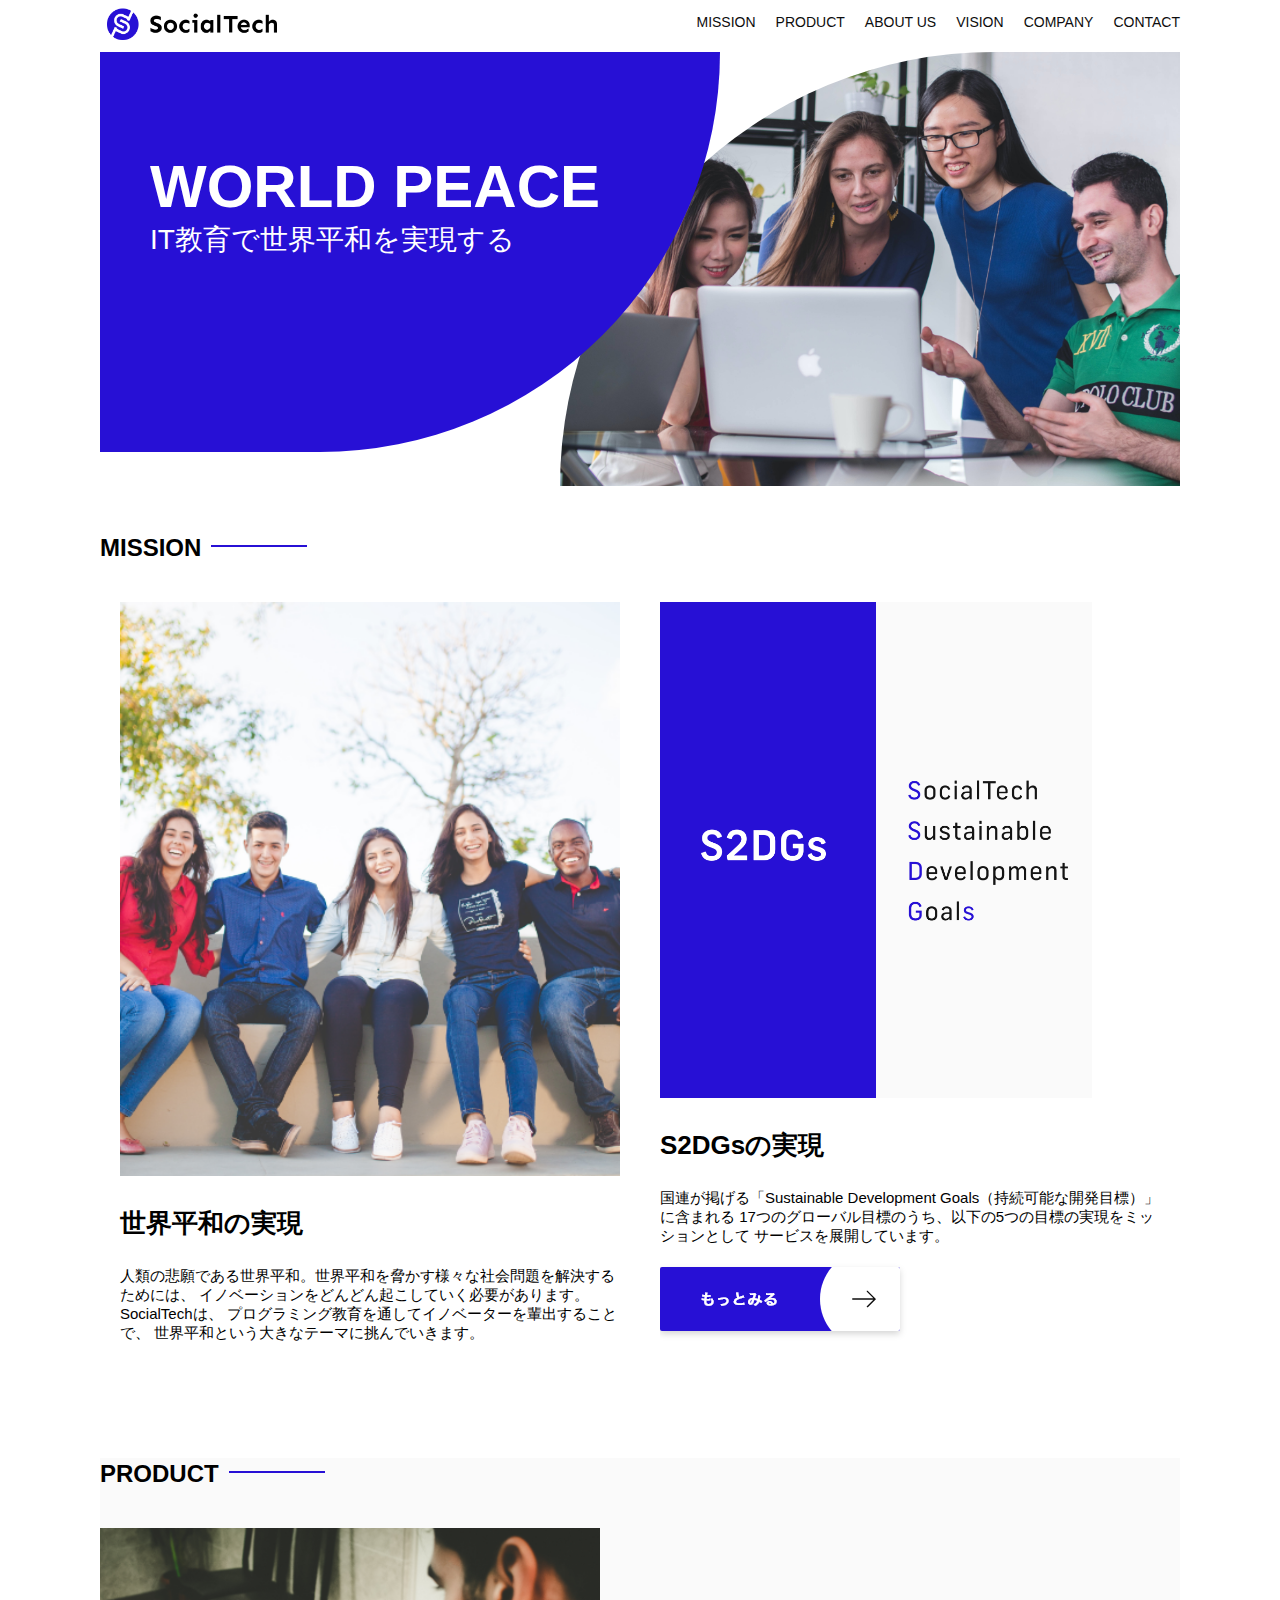
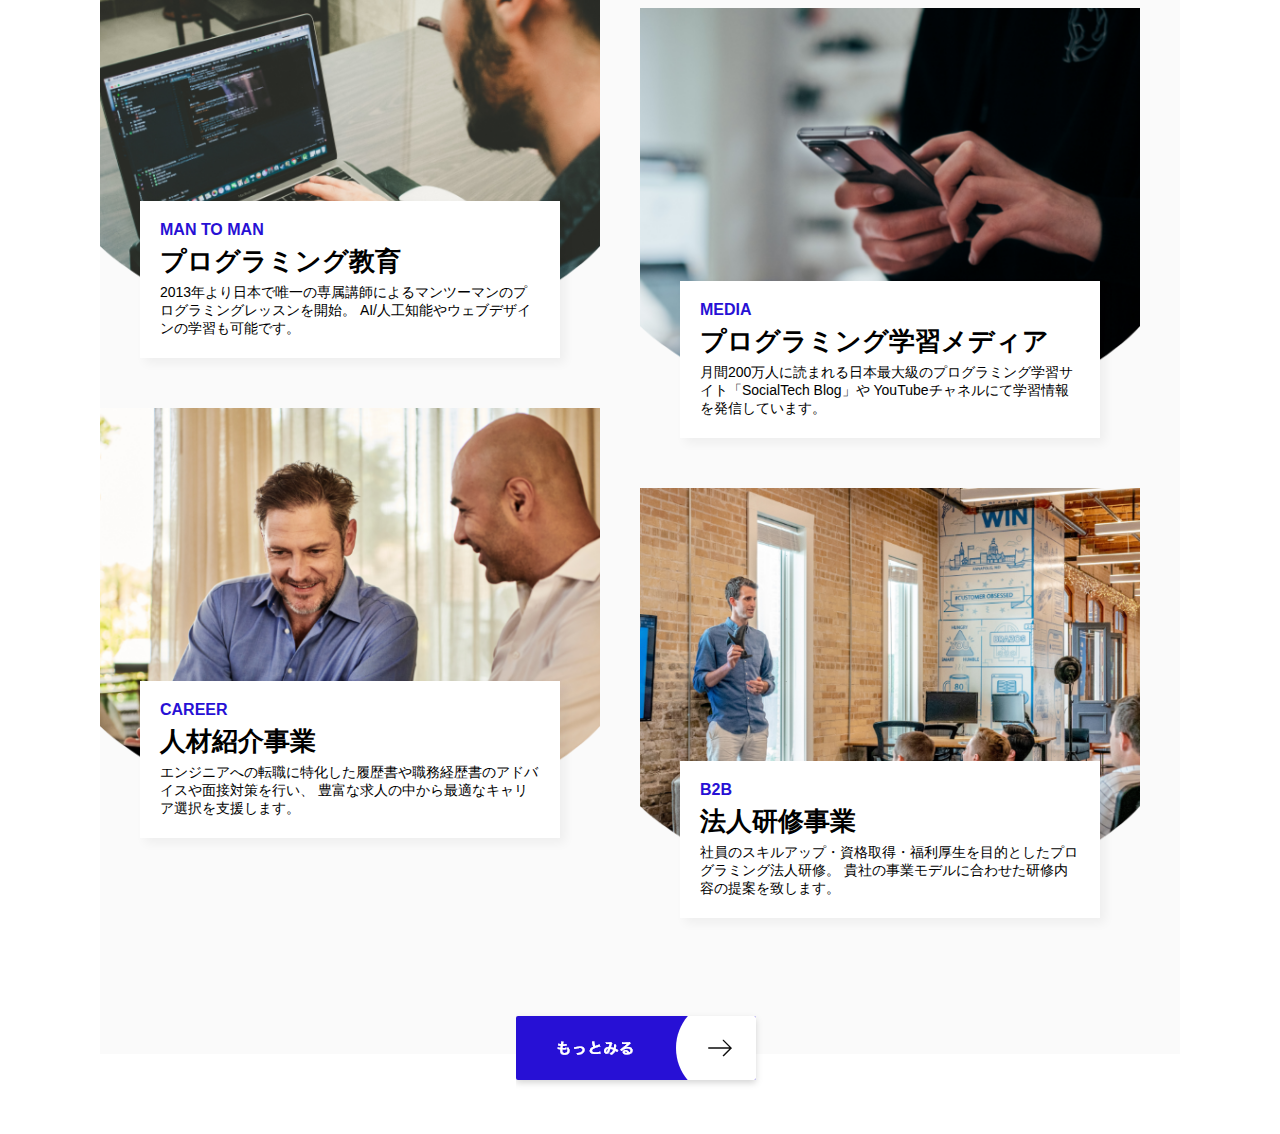
<file: socialtech/index.html>
<!DOCTYPE html>
<html>
  <head>
    <title>SocialTech</title>
    <meta charset="UTF-8">
    <meta name="description" content="SocialTechはEdTech業界のリーディングカンパニーを目指します。">
   <!-- viewport -->
    <meta name="viewport" content="width=device-width, initial-scale=1.0">
    <!-- css -->
     <link rel="stylesheet" href="style.css">
  </head>

  <body>
    <header>
      <!-- ロゴ --> 
       <a href="index.html" id="logo">
        <img src="images/logo.png" alt="トップページに戻る">
       </a>
      <!-- PC用ナビゲーション -->
       <nav id="nav-pc">
        <ul>
          <li><a href="mission.html">MISSION</a></li>
          <li><a href="product.html">PRODUCT</a></li>
          <!-- ページ内リンク idの設置場所へ飛ばす-->
          <li><a href="index.html#aboutus">ABOUT US</a></li>
          <li><a href="index.html#vision">VISION</a></li>
          <li><a href="index.html#company">COMPANY</a></li>
          <li><a href="index.html#contact">CONTACT</a></li>
        </ul>
       </nav>
    </header>

    <main>
      <article>
        <!-- メインビジュアル -->
         <section id="main-visual">
          <div id="main-message">
            <h1>WORLD PEACE</h1>
            <p>IT教育で世界平和を実現する</p>
          </div>
          <img src="images/index/index-main.png" alt="PCの周りに集まる多国籍の仲間たち">
         </section>

         <!-- ミッション -->
          <section id="mission">
            <h2 class="index-h2">MISSION</h2>
            <!-- 左コンテンツ -->
            <div id="mission-flex">
              <div>
                <img id="mission-photo" src="images/index/index-mission.png" alt="PCの周りに集まる多国籍の仲間たち">
                <h3>世界平和の実現</h3>
                <p>
                  人類の悲願である世界平和。世界平和を脅かす様々な社会問題を解決するためには、
                  イノベーションをどんどん起こしていく必要があります。SocialTechは、
                  プログラミング教育を通してイノベーターを輩出することで、
                  世界平和という大きなテーマに挑んでいきます。
                </p>
              </div>
            <!-- 右コンテンツ -->
              <div>
               <img id="s2dgs" src="images/index/s2dgs.png" alt="S2DGs">
               <h3>S2DGsの実現</h3>
               <p>国連が掲げる「Sustainable Development Goals（持続可能な開発目標）」に含まれる
                17つのグローバル目標のうち、以下の5つの目標の実現をミッションとして
                サービスを展開しています。
               </p>
               <a href="mission.html">
                <img src="images/button-more.png" alt="もっとみる">
               </a>  
              </div>
             </div>
          </section>
        <!-- プロダクト -->
         <section id="product">
          <h2 class="index-h2">PRODUCT</h2>
          <div class="product-flex">
            <div id="product-left">
             <!-- 01 -->
              <div>
                <img class="product-photo"src="images/index/index-mantoman.png" alt="PCでコードを書く男性">
                <div class="product-explain">
                  <span>MAN TO MAN</span>
                  <h3>プログラミング教育</h3>
                  <p>2013年より日本で唯一の専属講師によるマンツーマンのプログラミングレッスンを開始。
                    AI/人工知能やウェブデザインの学習も可能です。</p>
                </div>
              </div>
             <!-- 02 --> 
              <div>
                <img class="product-photo"src="images/index/index-career.png" alt="笑顔で話し合う2人の男性">
                <div class="product-explain">
                  <span>CAREER</span>
                  <h3>人材紹介事業</h3>
                  <p>エンジニアへの転職に特化した履歴書や職務経歴書のアドバイスや面接対策を行い、
                    豊富な求人の中から最適なキャリア選択を支援します。
                  </p>
                </div>
              </div>
            </div>
            <div id="product-right">
             <!-- 03 -->
             <div>
              <img class="product-photo" src="images/index/index-media.png" alt="スマートフォンを操作する人">
              <div class="product-explain">
                <span>MEDIA</span>
                <h3>プログラミング学習メディア</h3>
                <p>月間200万人に読まれる日本最大級のプログラミング学習サイト「SocialTech Blog」や
                  YouTubeチャネルにて学習情報を発信しています。</p>
              </div>
            </div>
           <!-- 04 --> 
            <div>
              <img class="product-photo" src="images/index/index-b2b.png" alt="講演中の男性とそれを聴く人々">
              <div class="product-explain">
                <span>B2B</span>
                <h3>法人研修事業</h3>
                <p>社員のスキルアップ・資格取得・福利厚生を目的としたプログラミング法人研修。
                  貴社の事業モデルに合わせた研修内容の提案を致します。
                </p>
              </div>
            </div>
          </div>
          </div>
          <div id="product-more">
            <a href="product.html">
              <img src="images/button-more.png" alt="もっとみる">
            </a>
          </div>
         </section>
      </article>
    </main>
  </body>
</html>
</file>
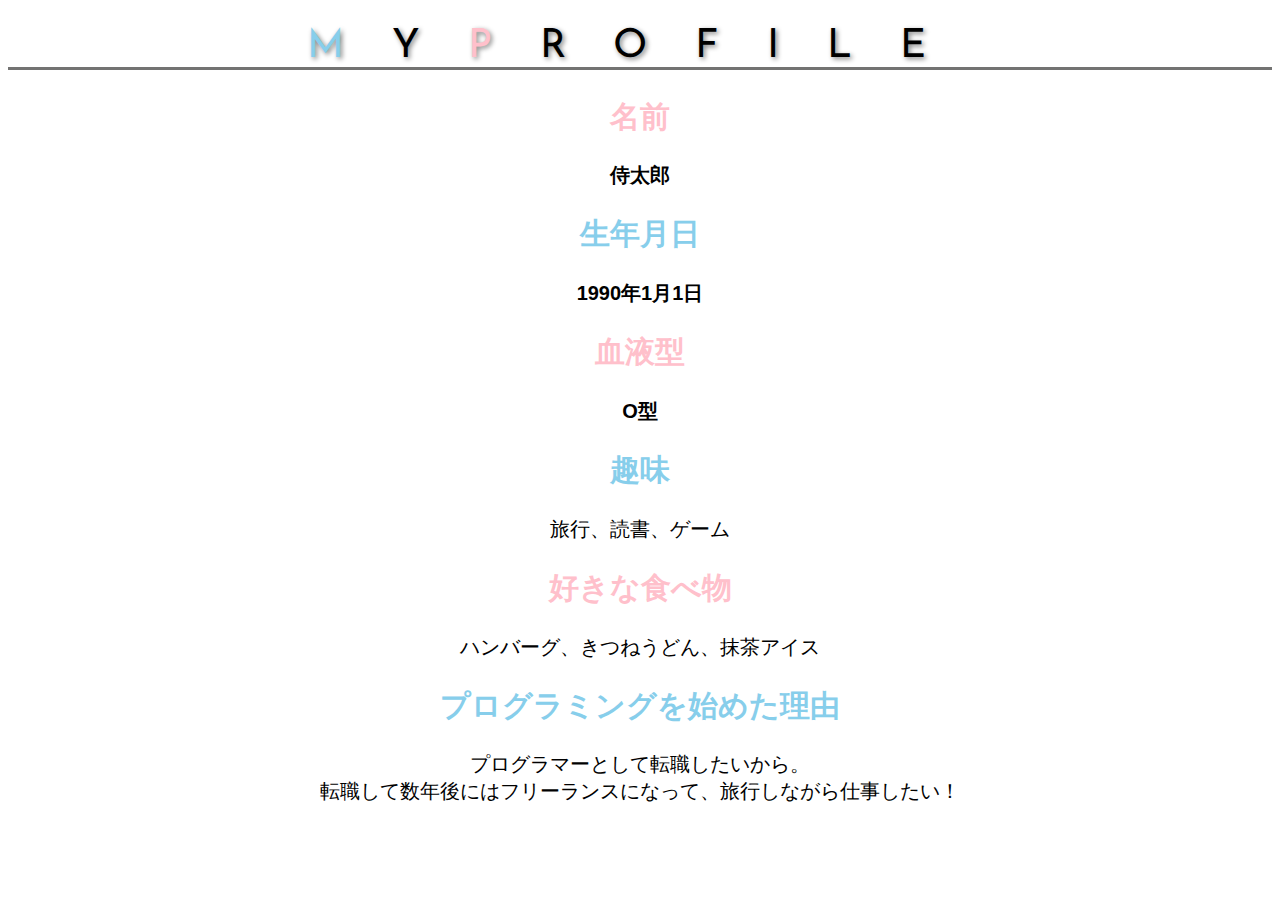
<file: kadai_015/kadai_015.html>
<!DOCTYPE html>
<html>
  <head>
    <title>15章課題</title>
    <meta name="description" content="このページは15章の課題です。">
    <meta charset="UTF-8">
    <!-- スタイルシートの読み込み -->
    <link rel="stylesheet" href="style.css">
    <!-- Googleフォントの読み込み -->
    <link rel="preconnect" href="https://fonts.googleapis.com">
    <link rel="preconnect" href="https://fonts.gstatic.com" crossorigin>
    <link href="https://fonts.googleapis.com/css2?family=Josefin+Sans&display=swap" rel="stylesheet"> 
  </head>

  <body>
    <!-- ヘッダー -->
    <header>
      <h1>
        <span class="color-skyblue">M</span>Y<span class="color-pink">P</span>ROFILE
      </h1>
    </header>
    <!-- メイン -->
    <main>
      <div id="basic">
        <h2 class="color-pink">名前</h2>
        <p>侍太郎</p>
        <h2 class="color-skyblue">生年月日</h2>
        <p>1990年1月1日</p>
        <h2 class="color-pink">血液型</h2>
        <p>O型</p>
      </div>

      <h2 class="color-skyblue">趣味</h2>
      <p>旅行、読書、ゲーム</p>
      <h2 class="color-pink">好きな食べ物</h2>
      <p>ハンバーグ、きつねうどん、抹茶アイス</p>
      <h2 class="color-skyblue">プログラミングを始めた理由</h2>
      <p>プログラマーとして転職したいから。<br>
        転職して数年後にはフリーランスになって、旅行しながら仕事したい！</p>
    </main>
    <!-- メインここまで -->
     
  </body>
</html>
</file>
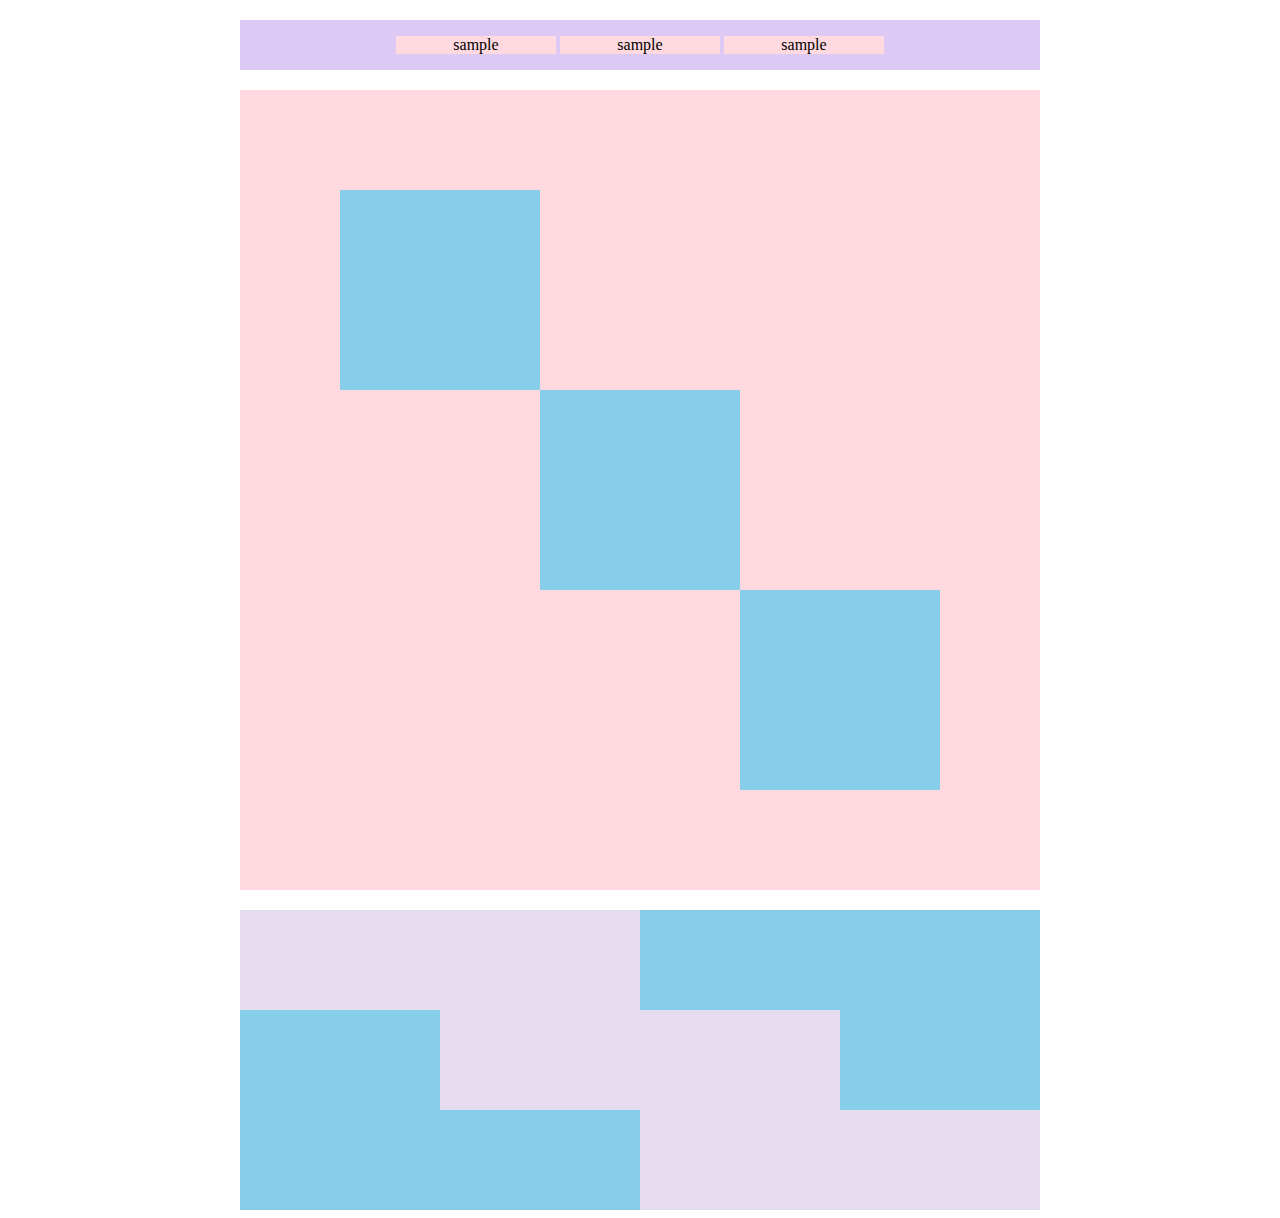
<file: kadai_018/kadai_018.html>
<!DOCTYPE html>
<html>
  <head>
    <title>18章課題</title>
    <meta name="description" content="このページは18章の課題です。">
    <meta charset="UTF-8">
    <link rel="stylesheet" href="style.css">
  </head>
  <body>
    <div id="top">
      <p class="top-child">sample</p>
      <p class="top-child">sample</p>
      <p class="top-child">sample</p>
    </div>

    <div id="middle">
      <div id="middle-child01"></div>
      <div id="middle-child02"></div>
      <div id="middle-child03"></div>
    </div>

    <div id="bottom">
      <div id="bottom-child01"></div>
      <div id="bottom-child02"></div>
      <div id="bottom-child03"></div>
    </div>

  </body>
</html>
</file>
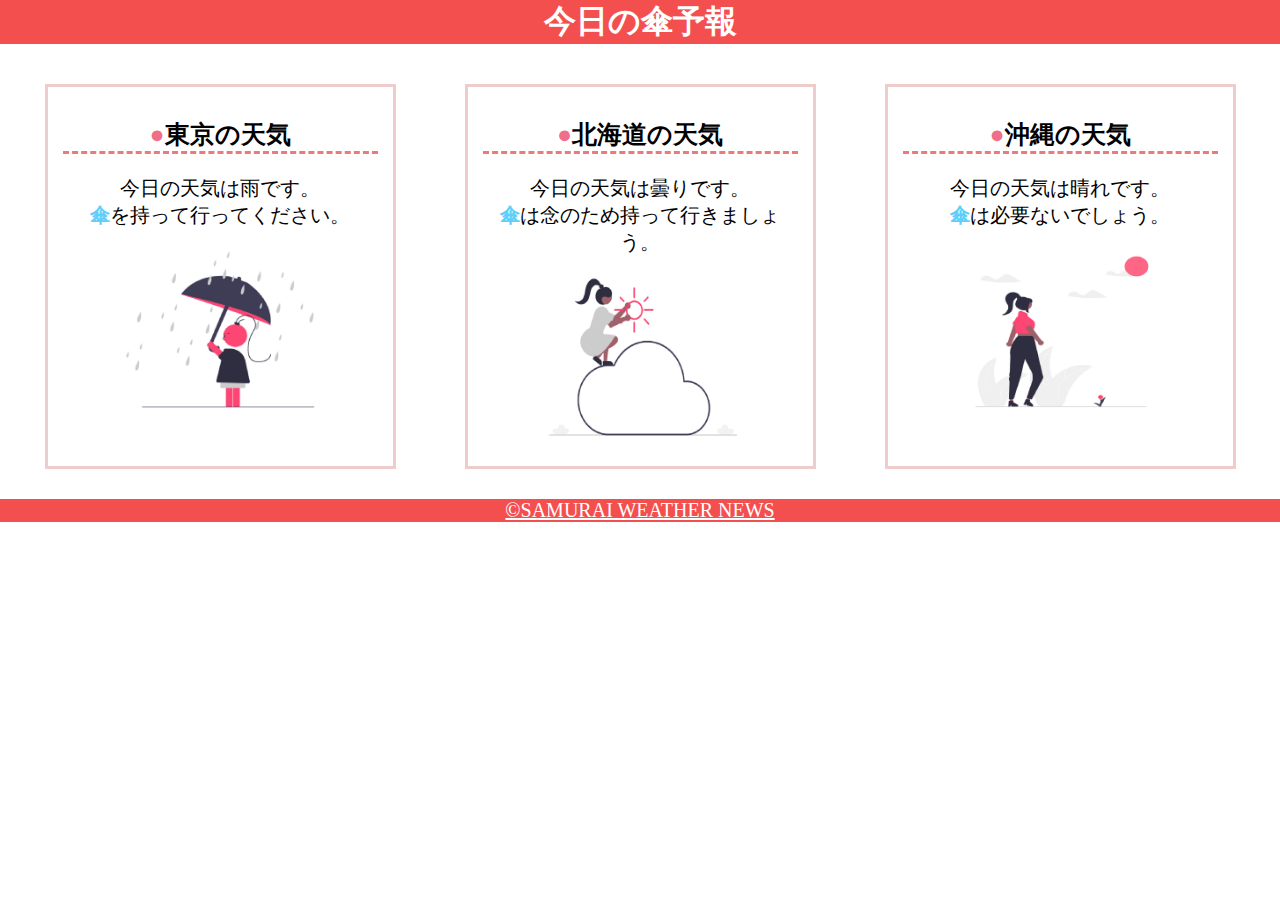
<file: kadai_022/kadai_022.html>
<!DOCTYPE html>
<html>
  <head>
    <title>22章課題</title>
    <meta charset="UTF-8">
    <meta name="description" content="このページは22章の課題です。">
    <meta name="viewport" content="width=device-width, initial-scale=1.0">
    <link rel="stylesheet" href="style.css">
  </head>
  <body>

    <header>
      <h1>今日の傘予報</h1>
    </header>

    <main>
      <div id="parent">
        <!-- コンテンツ１ -->
        <div class="contents">
          <h2>東京の天気</h2>
          <p>今日の天気は雨です。</p>
          <p>傘を持って行ってください。</p>
          <img src="images/rainy.png" alt="雨">
        </div>
        <!-- コンテンツ2 -->
        <div class="contents">
          <h2>北海道の天気</h2>
          <p>今日の天気は曇りです。</p>
          <p>傘は念のため持って行きましょう。</p>
          <img src="images/cloudy.png" alt="曇り">
        </div>
        <!-- コンテンツ3 -->
        <div class="contents">
          <h2>沖縄の天気</h2>
          <p>今日の天気は晴れです。</p>
          <p>傘は必要ないでしょう。</p>
          <img src="images/sunny.png" alt="晴れ">
        </div>
      </div>
    </main>
    <footer>
      <a href="https://www.sejuku.net/corp/">&copy;SAMURAI WEATHER NEWS</a>
    </footer>
  </body>
</html>
</file>
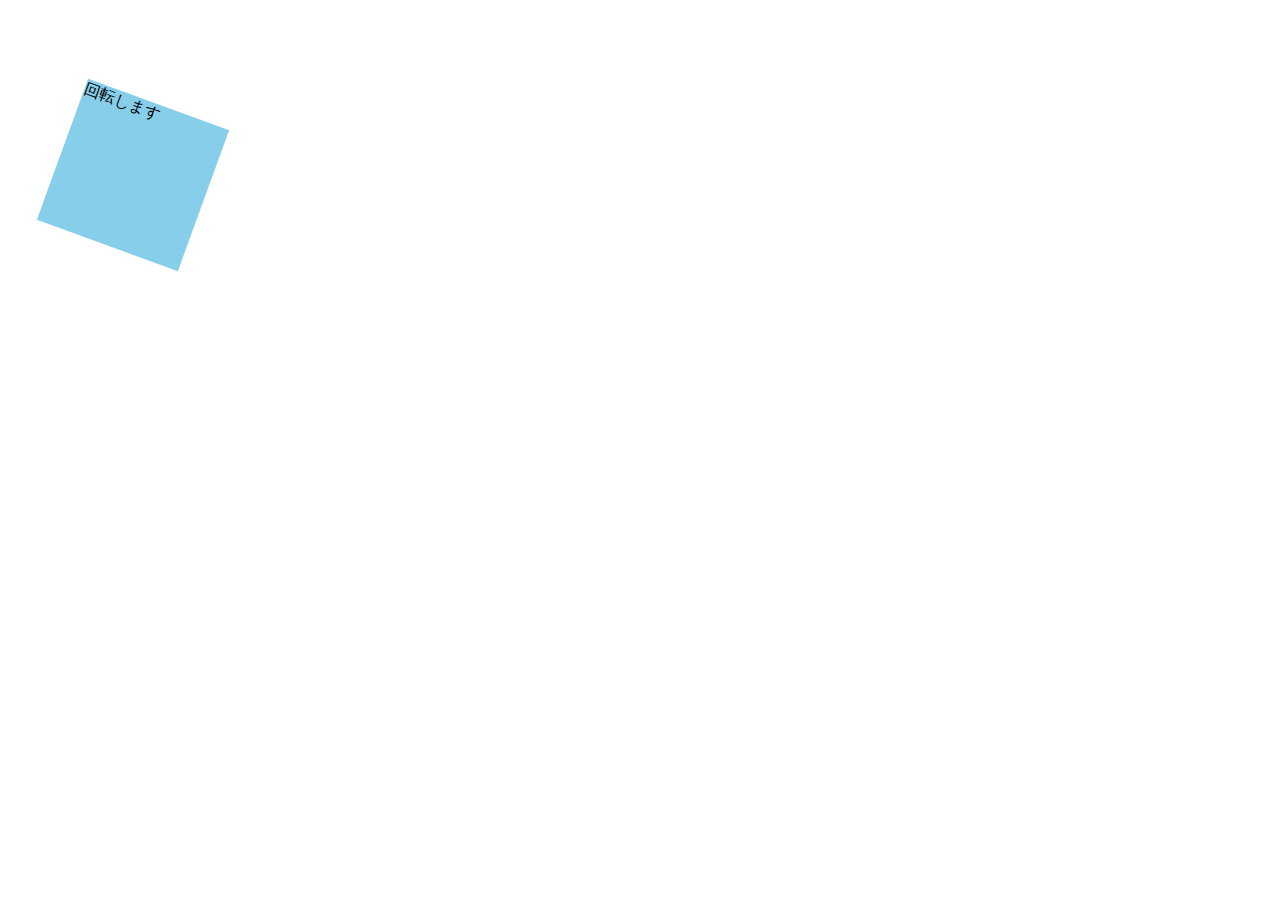
<file: kadai_mdn_css/mdn.html>
<!DOCTYPE html>
<html>
  <head>
    <style>
      div {
        position: absolute;
        left: 50;
        top: 50px;
        width: 150px;
        height: 150px;
        background-color: skyblue;
        transform: translate(50px, 50px) rotate(20deg);

      }
    </style>
  </head>
  <body>
    <div>回転します</div>
  </body>
</html>
</file>
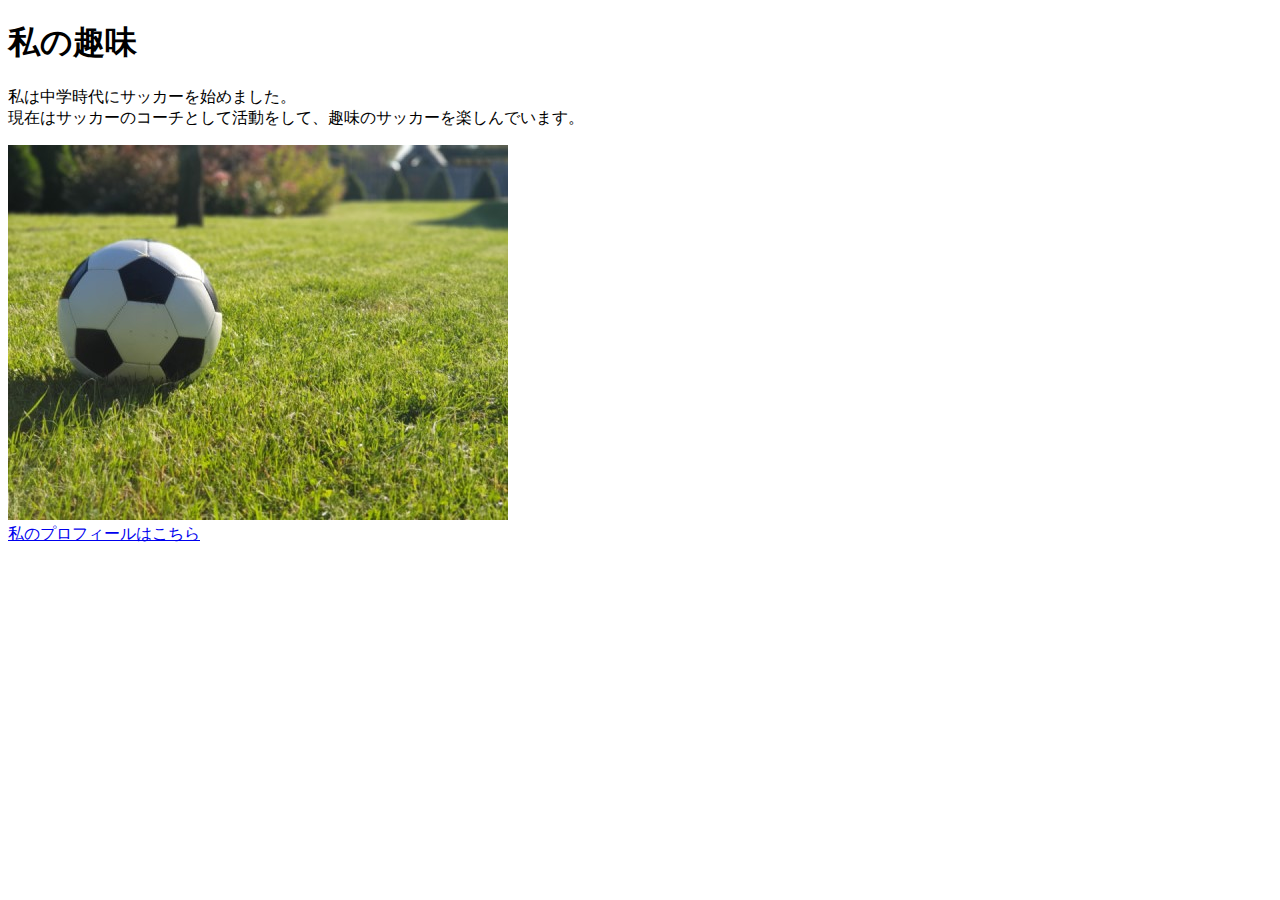
<file: kadai_005/html/kadai_005.html>
<!-- step1 -->
<!DOCTYPE html>
<html>
<head>
  <title>5章課題</title>
  <meta name="description" content="このページは5章の課題です。">
  <meta charset="UTF-8">
</head>
 <!-- step2 -->
<body>
  <h1>私の趣味</h1>
  <p>私は中学時代にサッカーを始めました。<br>
    現在はサッカーのコーチとして活動をして、趣味のサッカーを楽しんでいます。
  </p>
  <!-- step3 -->
  <img src="../images/sample.jpg"><br>
  <a href="https://x.com/samuraijuku">私のプロフィールはこちら</a>
</body>
</html>
</file>
<file: socialtech/style.css>
/* PC、スマホ共通スタイル */
* {
  box-sizing: border-box;
}

p {
  font-size: 15px;
}

body {
  font-family: "Source Sans Pro", "Hiragino Kaku Gothic ProN", Meiryo, Arial, sans-serif ;
}

/* bodyとheaderを整える */
/* bodyを中央揃えにする */

body {
  max-width: 1080px;
  margin: 0 auto;
}

header {
  /* 横一列に並べる */
  /* コンテナにdisplay: flex;を指定 */
  display: flex;
  /* ロゴを左、ナビゲーションを右に寄せる */
  /* space-between：一番左（logo）と一番右（nav）のアイテムを両端に配置し、残りのアイテムを均等な間隔で配置 */
  justify-content: space-between;
}

/* ナビゲーション */

#nav-pc {
  font-size: 14px;
}

#nav-pc ul {
  /* 左側の不要なスペースを削除 */
  padding-left: 0; 
   /* ナビゲーションリンクを横並びにするため コンテナに display: flex;　を使用 */
   display: flex;
}

/* <li>要素のスタイルを除去 */
#nav-pc li {
  list-style: none;
}


/* ナビゲーションリンクの設定 */
#nav-pc a {
  /* 下線を非表示 */
  text-decoration: none;
  margin-left: 20px;
  color: #0d0d0d;
}


#nav-pc a:hover {
  text-decoration: underline;
}


/* メインビジュアルの装飾 */

#main-visual {
  /* 相対位置 */
  position: relative;
  height: 400px;
}

#main-message {
  /* 親要素を基準にした絶対位置。左上にピッタリくっつける */
  position: absolute;
  top: 0;
  left: 0;
  color: #ffffff;
  background-color: #2710d5;
  /* 角丸にする：左上→右上→右下→左下 */
  border-radius: 0 0 476px 0;
  max-width: 620px;
  height: 100%;
  width: 100%;
  z-index: 11;
}

#main-message > h1 {
  font-size: 60px;
  margin: 100px 0 0 50px;
}

#main-message > p {
  font-size: 28px;
  margin: 0 0 0 50px;
}

#main-visual > img {
  max-width: 620px;
  border-radius: 476px 0 0 0;
  position: absolute;
  top: 0;
  right: 0;
  z-index: 10;
} 


/* 見出し */
h2 {
  margin-top: 40px;
}

/* 疑似要素  直後に画像を配置*/
h2::after {
  content: url(images/line.png);
  margin-left: 10px;
}

h3 {
  font-size: 26px;
}

/* セクション */
#mission {
  margin: 80px auto;
}


/* 子要素を横並びに */
#mission-flex {
  display: flex;
}

/* 幅（width）：50%を指定して、2つのdiv要素をちょうど半分に分ける */
#mission-flex > div {
  width: 50%;
  /* 🟥flex-grow: 0.5;ではだめ？ */
  margin: 20px;
}

/* 幅（width）：100%を指定して、親要素の幅いっぱいに広げる */
#mission-photo {
  width:   100%;
}


/* プロダクト */
#product {
  background-color: #fafafa;
  margin: 80px 0 ;
  padding: 10px 40 px 0px 40px;
}


#product .product-flex { 
   margin-top: 40px;
   display: flex;
}

/* 左のカラム */
#product-left {
  width: 50%;
  margin-right: 20px;
}

/* 右のカラム */
#product-right {
  width: 50%;
  margin-right: 20px;
  margin-top: 80px;
}

/* 画像＋説明の枠 */
/* 画像＋説明の枠（#product-left > div） */
 /* 🟥　>div　で指定せずdivにidを設定してもよい？ */
#product-left > div {
  position: relative;
  height: 480px;
  margin-right: 20px;
}

#product-right > div {
  position: relative;
  height: 480px;
  margin-right: 20px;
}



/* 画像は親のdiv要素からはみ出さないように幅を調整 */
/* 幅(width)：100%を指定して、親要素の幅に合わせる */
.product-photo {
  width: 100%;
}


/* 画像とテキストを重ねるには、絶対位置（position:absolute）で指定する */
.product-explain {
  background: #ffffff;
  position: absolute;
  left: 0;
  bottom: 50px;
  margin: 0 40px;
  padding: 20px;
  box-shadow: 5px 5px 10px rgba(0, 0, 0, 0.05);
}

.product-explain > span {
  color: #2710d5;
  font-weight: bold;
  font-size: 16px;
  margin: 0;
}

.product-explain > h3 {
  margin: 5px 0;
}

.product-explain > p {
  font-size: 14px;
  margin: 0;
}

/* marginにマイナスの値を指定すると、親要素の外にはみ出す（例：margin: 0 auto -42px auto;） */
#product-more {
  text-align: center;
  position: relative;
  bottom: -42px;
}
</file>
<file: kadai_015/style.css>
body {
  font-family: "Arial", "Meiryo", sans-serif;
  text-align: center;
}

html {
  font-size: 20px;
}

.color-pink {
  color:rgb(255, 192, 203);
}

.color-skyblue {
  color:skyblue;
}

h1 {
  font-family: "Josefin Sans", sans-serif;
  font-optical-sizing: auto;
  font-weight: 400;
  font-style: normal;
  font-size: 2rem;
  letter-spacing: 1.2em;
  text-shadow: 2px 2px 5px gray;
  border-bottom: solid 3px rgb(115, 115, 114);
}

#basic p {
  font-weight: bold;
}
</file>
<file: kadai_018/style.css>
#top {
  width: 800px;
  background-color: #dcc9f4;
  margin: 20px auto;
  text-align: center;
}

.top-child {
  display: inline-block;
  width: 20%;
  background-color: #ffd9df;
}




#middle {
  position: relative;
  width: 800px;
  height: 800px;
  margin: 20px auto;
  background-color: #ffd9df;
}

#middle-child01 {
  position: absolute;
  top: 100px;
  left: 100px;
  width: 200px;
  height: 200px;
  background-color: #87ceeb;
}

#middle-child02 {
  position: absolute;
  top: 300px;
  left: 300px;
  width: 200px;
  height: 200px;
  background-color: #87ceeb;
}

#middle-child03 {
  position: absolute;
  top: 500px;
  left: 500px;
  width: 200px;
  height: 200px;
  background-color: #87ceeb;
}




#bottom {
  width: 800px;
  height: 300px;
  margin: 0 auto;
  background-color: #87ceeb;
}

#bottom-child01 {
  width: 400px;
  height: 100px;
  background-color: #e5dcf0;
}

#bottom-child02 {
  position: relative;
  left: 200px;
  width: 400px;
  height: 100px;
  background-color: #e5dcf0;
}

#bottom-child03 {
  position: relative;
  left: 400px;
  width: 400px;
  height: 100px;
  background-color: #e5dcf0;
}
</file>
<file: kadai_022/style.css>
h1,
p,
body {
  margin: 0;
}

p,
a {
  font-size: 20px;
}

header {
  margin: 0 auto 20px auto;
  background-color: rgb(244, 79, 79);
  text-align: center;
}

 h1 {
  color: rgb(255, 255, 255);
 }

 main {
  margin: 10px;
 }

 #parent {
  display: flex;
  justify-content: space-around;
 }

 .contents {
  border: solid 3px rgb(238, 204, 204);
  flex-basis: 25%;
  padding: 10px 15px;
  margin: 20px 0;
  text-align: center;
 }

 h2 {
  font-size: 25px;
  border-bottom: 3px dashed rgb(236, 122, 122);
 }

 h2::before {
  content: "●";
  color: rgb(239, 111, 139);
 }

 .contents p:nth-of-type(2)::first-letter {
  font-weight: bolder;
  color: rgb(97, 206, 249);
 }

 .contents img {
  margin: 10px 0;
  width: 70%;
 }

 footer {
  background-color: rgb(244, 79, 79);
  text-align: center;
 }

a:link{
  color: rgb(255, 255, 255);
 }

 a:visited{
  color: rgb(193, 234, 251);
 }

 a:hover{
  color: rgb(245, 178, 168);
 }

 @media screen and (max-width: 768px){
  #parent {
    display: flex;
    flex-wrap: wrap;
  }
  
  .contents {
    flex-basis: 90%;
   }
   
  h2 {
    font-size: 30px;
   }
  
  p {
  font-size: 25px;
  }

 }
</file>
